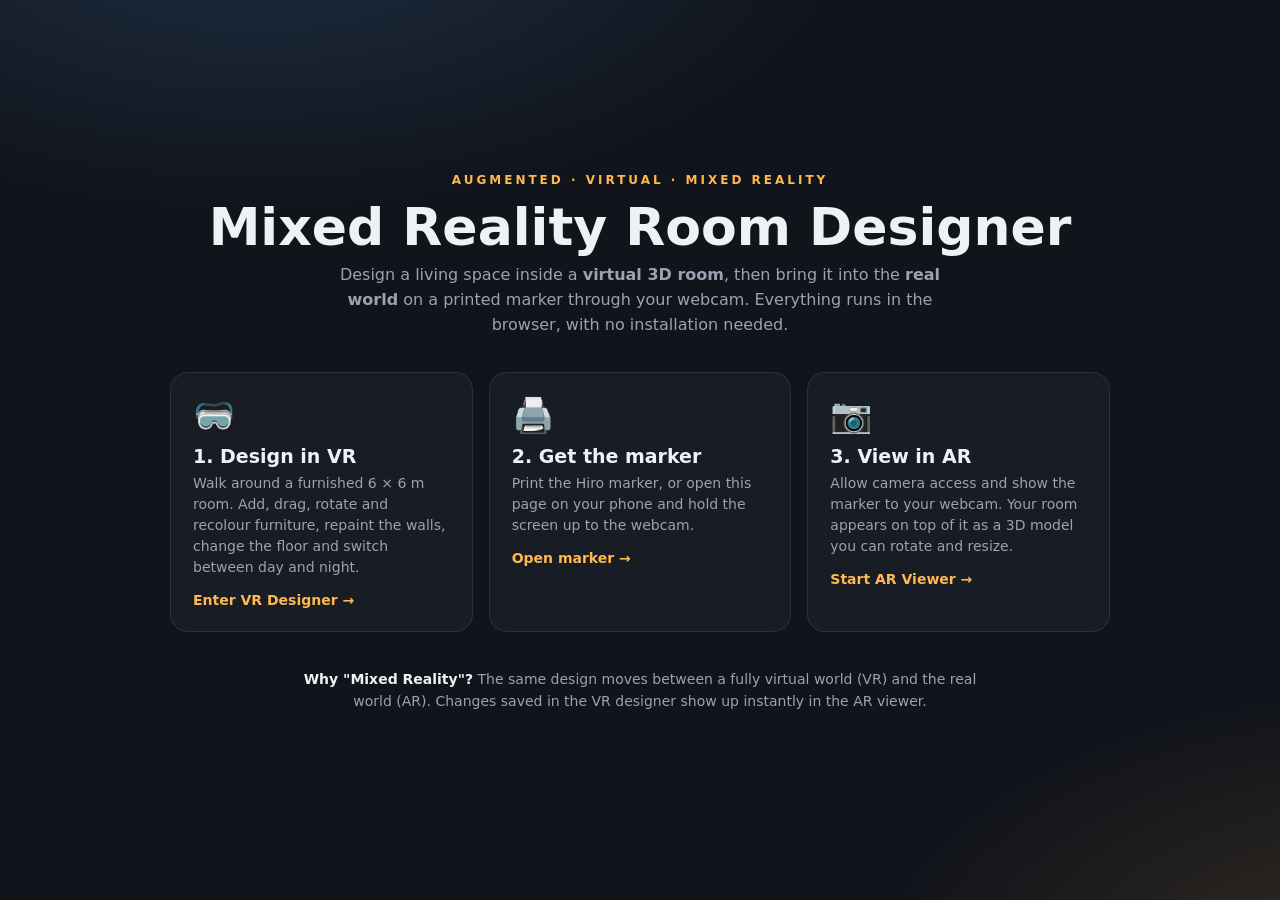
<file: index.html>
<!DOCTYPE html>
<html lang="en">
<head>
  <meta charset="utf-8">
  <title>Mixed Reality Room Designer</title>
  <meta name="viewport" content="width=device-width, initial-scale=1">
  <meta name="description" content="Design a room in Virtual Reality, then place it in the real world with Augmented Reality – in the browser.">
  <link rel="stylesheet" href="css/style.css">
</head>
<body>
  <main class="landing">
    <div class="tag">Augmented · Virtual · Mixed Reality</div>
    <h1>Mixed Reality Room Designer</h1>
    <p class="sub">
      Design a living space inside a <b>virtual 3D room</b>, then bring it into the
      <b>real world</b> on a printed marker through your webcam. Everything runs in the browser,
      with no installation needed.
    </p>

    <div class="cards">
      <a class="mode" href="vr.html">
        <div class="big">🥽</div>
        <h2>1. Design in VR</h2>
        <p>Walk around a furnished 6 × 6 m room. Add, drag, rotate and recolour furniture, repaint the walls, change the floor and switch between day and night.</p>
        <span class="go">Enter VR Designer →</span>
      </a>
      <a class="mode" href="marker.html">
        <div class="big">🖨️</div>
        <h2>2. Get the marker</h2>
        <p>Print the Hiro marker, or open this page on your phone and hold the screen up to the webcam.</p>
        <span class="go">Open marker →</span>
      </a>
      <a class="mode" href="ar.html">
        <div class="big">📷</div>
        <h2>3. View in AR</h2>
        <p>Allow camera access and show the marker to your webcam. Your room appears on top of it as a 3D model you can rotate and resize.</p>
        <span class="go">Start AR Viewer →</span>
      </a>
    </div>

    <p class="flow">
      <b>Why "Mixed Reality"?</b> The same design moves between a fully virtual world (VR) and
      the real world (AR). Changes saved in the VR designer show up instantly in the AR viewer.
    </p>
  </main>
</body>
</html>
</file>
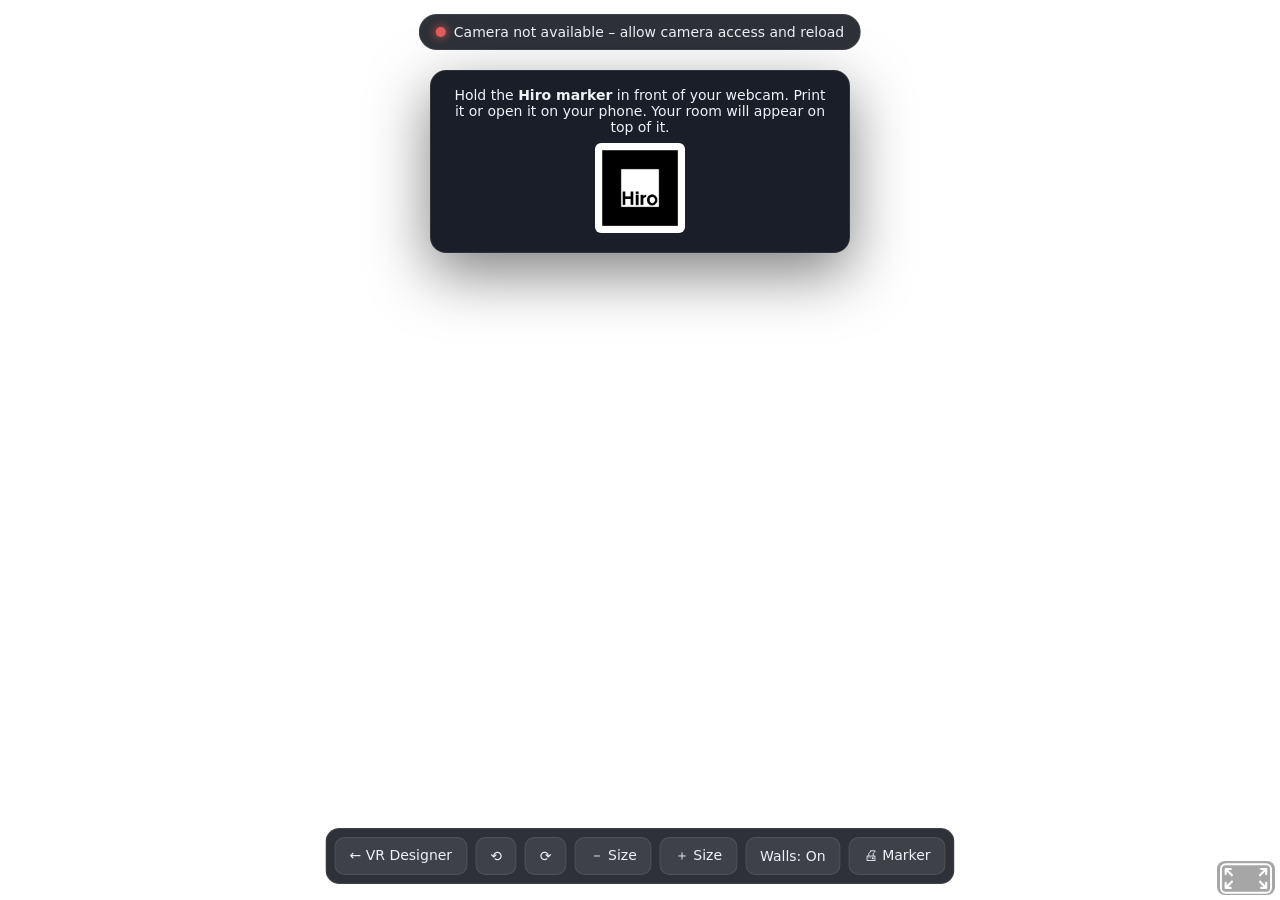
<file: ar.html>
<!DOCTYPE html>
<html lang="en">
<head>
  <meta charset="utf-8">
  <title>AR Viewer – Mixed Reality Room Designer</title>
  <meta name="viewport" content="width=device-width, initial-scale=1">
  <link rel="stylesheet" href="css/style.css">
  <style>
    html, body { overflow: hidden; background: transparent !important; }
    /* AR.js places the webcam <video> behind the 3D canvas */
    video { object-fit: cover; }
  </style>
  <script src="lib/aframe.min.js"></script>
  <script src="lib/aframe-ar.js"></script>
  <script src="js/ar-data.js"></script>
  <script src="js/storage.js"></script>
  <script src="js/furniture.js"></script>
  <script src="js/room.js"></script>
</head>
<body>
  <!-- Overlay UI -->
  <div id="arTop" class="ar-ui">
    <div id="arStatus"><span class="dot"></span><span id="arStatusText">Starting camera…</span></div>
  </div>

  <div id="arHelp" class="ar-ui">
    <div class="card">
      Hold the <b>Hiro marker</b> in front of your webcam. Print it or open it on your phone.
      Your room will appear on top of it.<br>
      <img src="assets/hiro.png" alt="Hiro marker">
    </div>
  </div>

  <div id="arBottom" class="ar-ui">
    <a href="vr.html">← VR Designer</a>
    <button id="rotL">⟲</button>
    <button id="rotR">⟳</button>
    <button id="smaller">－ Size</button>
    <button id="bigger">＋ Size</button>
    <button id="wallsBtn">Walls: On</button>
    <a href="marker.html" target="_blank">🖨 Marker</a>
  </div>

  <script src="js/ar.js"></script>
</body>
</html>
</file>
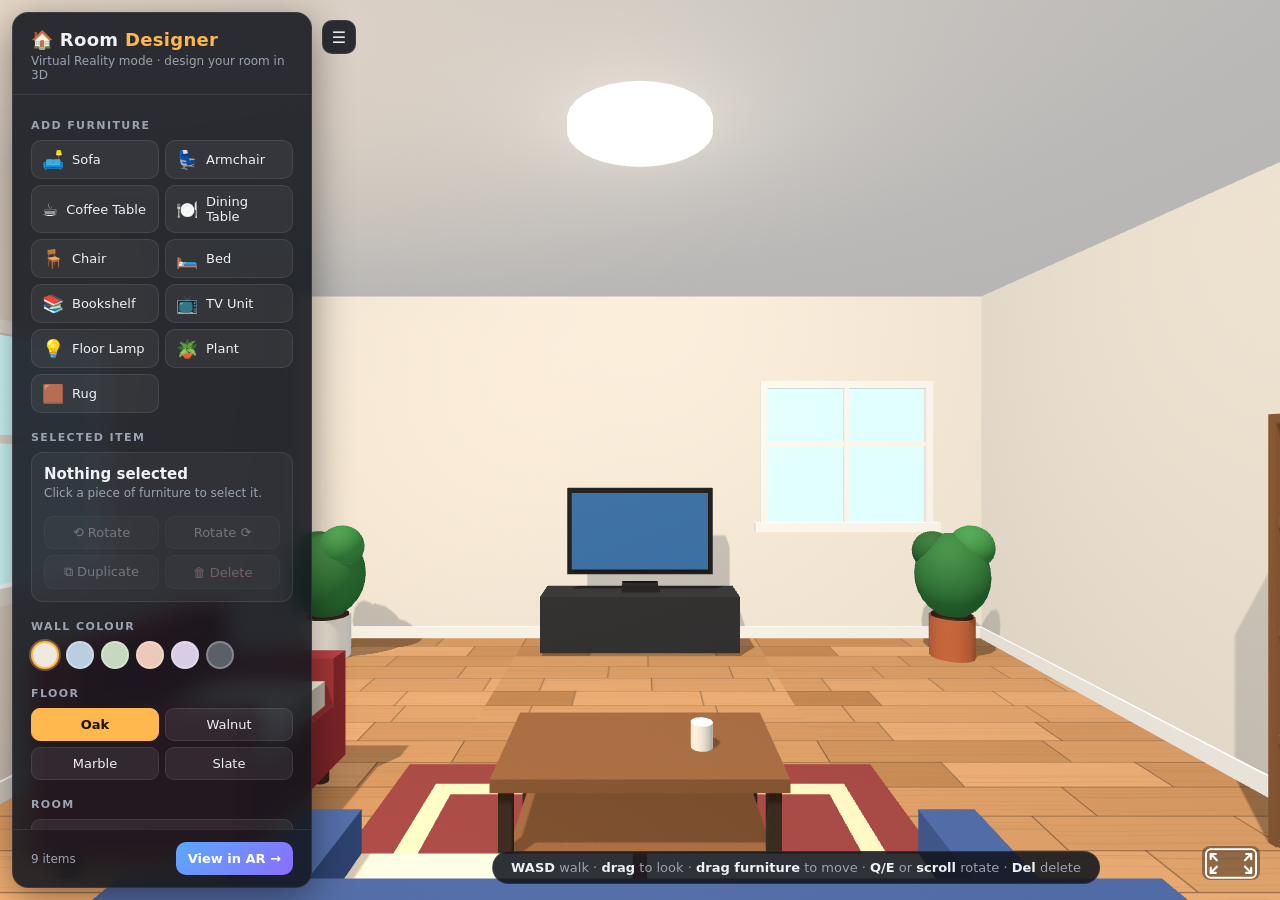
<file: vr.html>
<!DOCTYPE html>
<html lang="en">
<head>
  <meta charset="utf-8">
  <title>VR Designer – Mixed Reality Room Designer</title>
  <meta name="viewport" content="width=device-width, initial-scale=1">
  <link rel="stylesheet" href="css/style.css">
  <script src="lib/aframe.min.js"></script>
  <script src="js/storage.js"></script>
  <script src="js/furniture.js"></script>
  <script src="js/room.js"></script>
</head>
<body>
  <div id="loading">Loading the virtual room…</div>

  <!-- ===================== 3D / VR scene ===================== -->
  <a-scene id="scene"
           renderer="antialias: true; colorManagement: true; highRefreshRate: true"
           shadow="type: pcfsoft"
           background="color: #1b2030"
           loading-screen="enabled: false"
           vr-mode-ui="enabled: true">

    <a-entity id="ambient" light="type: ambient; color: #ffffff; intensity: 0.3"></a-entity>
    <a-entity id="hemi" light="type: hemisphere; color: #ffffff; groundColor: #8a7a6a; intensity: 0.3"></a-entity>
    <a-entity id="sun" position="-2 6 3"
              light="type: directional; color: #fff3e0; intensity: 0.9; castShadow: true;
                     shadowMapWidth: 2048; shadowMapHeight: 2048; shadowBias: -0.0005;
                     shadowCameraLeft: -4; shadowCameraRight: 4; shadowCameraTop: 4; shadowCameraBottom: -4;
                     shadowCameraNear: 0.5; shadowCameraFar: 20"></a-entity>
    <a-entity id="ceilingLight" position="0 2.8 0" light="type: point; color: #fff6e8; intensity: 0.35; distance: 9; decay: 1"></a-entity>

    <a-entity id="room"></a-entity>
    <a-entity id="furnitureRoot"></a-entity>

    <a-entity id="selRing" rotation="-90 0 0"
              geometry="primitive: ring; radiusInner: 0.45; radiusOuter: 0.5; segmentsTheta: 64"
              material="color: #ffb84d; shader: flat; transparent: true; opacity: 0.9"></a-entity>

    <!-- Player: WASD to walk, drag the mouse to look around -->
    <a-entity id="rig">
      <a-entity id="camera" position="0 1.65 2.7"
                camera="fov: 70"
                look-controls="pointerLockEnabled: false; magicWindowTrackingEnabled: false"
                wasd-controls="acceleration: 22"
                stay-in-room></a-entity>
    </a-entity>
  </a-scene>

  <!-- ===================== Design panel ===================== -->
  <aside id="panel">
    <header>
      <h1>🏠 Room <span>Designer</span></h1>
      <p>Virtual Reality mode · design your room in 3D</p>
    </header>
    <div class="scroll">
      <h2>Add furniture</h2>
      <div id="catalogue"></div>

      <h2>Selected item</h2>
      <div id="selectedPanel" class="disabled">
        <div id="selName">Nothing selected</div>
        <div id="selHint">Click a piece of furniture to select it.</div>
        <div class="swatches" id="itemSwatches"></div>
        <div class="row">
          <button id="rotL" title="Rotate left (Q)">⟲ Rotate</button>
          <button id="rotR" title="Rotate right (E)">Rotate ⟳</button>
        </div>
        <div class="row">
          <button id="dupBtn">⧉ Duplicate</button>
          <button id="delBtn" class="btn danger">🗑 Delete</button>
        </div>
      </div>

      <h2>Wall colour</h2>
      <div class="swatches" id="wallSwatches"></div>

      <h2>Floor</h2>
      <div id="floorButtons"></div>

      <h2>Room</h2>
      <div class="stack">
        <button id="nightBtn" class="btn">🌙  Night mode</button>
        <button id="shotBtn" class="btn">📸  Save screenshot</button>
        <div class="row" style="margin-top:0">
          <button id="sampleBtn">✨ Sample room</button>
          <button id="clearBtn" class="btn danger">Clear all</button>
        </div>
        <button id="helpBtn" class="btn">❔  Controls</button>
      </div>
    </div>
    <footer>
      <span id="itemCount">0 items</span>
      <a class="ar-link" href="ar.html">View in AR →</a>
    </footer>
  </aside>
  <button id="panelToggle" title="Show / hide panel">☰</button>

  <div id="hint"><b>WASD</b> walk · <b>drag</b> to look · <b>drag furniture</b> to move · <b>Q/E</b> or <b>scroll</b> rotate · <b>Del</b> delete</div>
  <div id="toast"></div>

  <div id="help" class="hidden">
    <div class="card">
      <h3>Controls</h3>
      <table>
        <tr><td><kbd>W</kbd> <kbd>A</kbd> <kbd>S</kbd> <kbd>D</kbd></td><td>Walk around the room</td></tr>
        <tr><td>Drag empty space</td><td>Look around</td></tr>
        <tr><td>Click furniture</td><td>Select it</td></tr>
        <tr><td>Drag furniture</td><td>Move it across the floor</td></tr>
        <tr><td><kbd>Q</kbd> / <kbd>E</kbd> or scroll</td><td>Rotate the selected item</td></tr>
        <tr><td><kbd>Delete</kbd></td><td>Delete the selected item</td></tr>
        <tr><td><kbd>N</kbd></td><td>Day / night lighting</td></tr>
        <tr><td><kbd>Esc</kbd></td><td>Deselect</td></tr>
        <tr><td>VR goggles button</td><td>Enter immersive VR on a headset</td></tr>
      </table>
      <p style="color:var(--muted);font-size:13px">Your design saves automatically. Click <b>View in AR</b> to see it on a marker through your webcam.</p>
      <button id="helpClose" class="btn primary" style="width:100%">Got it</button>
    </div>
  </div>

  <script src="js/vr.js"></script>
</body>
</html>
</file>
<file: css/style.css>
/* Mixed Reality Room Designer – shared styles */
:root {
  --bg: #11141b;
  --panel: rgba(18, 21, 29, 0.88);
  --line: rgba(255, 255, 255, 0.09);
  --text: #eef1f6;
  --muted: #9aa3b2;
  --accent: #ffb84d;
  --accent-2: #5aa9ff;
  --danger: #e35d5d;
  --radius: 12px;
  font-family: "Segoe UI", system-ui, -apple-system, Roboto, sans-serif;
}

* { box-sizing: border-box; }
html, body { margin: 0; -webkit-user-select: none; user-select: none; height: 100%; background: var(--bg); color: var(--text); }
button { font: inherit; color: inherit; cursor: pointer; }
a { color: var(--accent-2); }
.hidden { display: none !important; }

/* ---------- Side panel (VR designer) ---------- */
#panel {
  position: fixed; top: 12px; left: 12px; bottom: 12px; width: 300px; z-index: 10;
  background: var(--panel); backdrop-filter: blur(10px);
  border: 1px solid var(--line); border-radius: 16px;
  display: flex; flex-direction: column; overflow: hidden;
  box-shadow: 0 10px 40px rgba(0, 0, 0, 0.45);
  transition: transform 0.25s ease;
}
body.panel-hidden #panel { transform: translateX(-330px); }
#panel header { padding: 16px 18px 12px; border-bottom: 1px solid var(--line); }
#panel header h1 { margin: 0; font-size: 18px; letter-spacing: 0.3px; }
#panel header h1 span { color: var(--accent); }
#panel header p { margin: 4px 0 0; font-size: 12px; color: var(--muted); }
#panel .scroll { overflow-y: auto; padding: 6px 18px 18px; flex: 1; }
#panel h2 {
  font-size: 11px; text-transform: uppercase; letter-spacing: 1.4px; color: var(--muted);
  margin: 18px 0 8px; font-weight: 600;
}

#catalogue { display: grid; grid-template-columns: 1fr 1fr; gap: 6px; }
.cat-btn {
  display: flex; align-items: center; gap: 8px; padding: 8px 10px; font-size: 13px;
  background: rgba(255, 255, 255, 0.05); border: 1px solid var(--line); border-radius: 10px;
  text-align: left; transition: background 0.15s, border-color 0.15s;
}
.cat-btn:hover { background: rgba(255, 184, 77, 0.14); border-color: rgba(255, 184, 77, 0.5); }
.cat-btn .icon { font-size: 18px; }

#selectedPanel { background: rgba(255, 255, 255, 0.04); border: 1px solid var(--line); border-radius: var(--radius); padding: 12px; }
#selectedPanel.disabled .row, #selectedPanel.disabled #itemSwatches { opacity: 0.35; pointer-events: none; }
#selName { font-weight: 600; font-size: 15px; }
#selHint { font-size: 12px; color: var(--muted); margin: 3px 0 10px; }
.row { display: flex; gap: 6px; margin-top: 6px; }
.row button, .pill, .btn {
  flex: 1; padding: 8px 6px; font-size: 13px; border-radius: 9px;
  background: rgba(255, 255, 255, 0.07); border: 1px solid var(--line);
}
.row button:hover, .pill:hover, .btn:hover { background: rgba(255, 255, 255, 0.14); }
.btn.danger { color: #ffb3b3; }
.btn.primary, .pill.active { background: var(--accent); color: #1b1407; border-color: var(--accent); font-weight: 600; }

.swatches { display: flex; flex-wrap: wrap; gap: 7px; margin-top: 4px; }
.swatch {
  width: 28px; height: 28px; border-radius: 50%; border: 2px solid rgba(255, 255, 255, 0.25);
  padding: 0; transition: transform 0.12s;
}
.swatch:hover { transform: scale(1.12); }
.swatch.active { border-color: var(--accent); box-shadow: 0 0 0 2px rgba(255, 184, 77, 0.35); }
#floorButtons { display: grid; grid-template-columns: 1fr 1fr; gap: 6px; }
.stack { display: grid; gap: 6px; }

#panel footer {
  padding: 12px 18px; border-top: 1px solid var(--line); display: flex; gap: 8px; align-items: center;
}
#itemCount { font-size: 12px; color: var(--muted); margin-right: auto; }
.ar-link {
  text-decoration: none; padding: 9px 12px; border-radius: 10px; font-weight: 600; font-size: 13px;
  background: linear-gradient(135deg, #5aa9ff, #8b6dff); color: #fff;
}

#panelToggle {
  position: fixed; top: 20px; left: 322px; z-index: 11; width: 34px; height: 34px; border-radius: 10px;
  background: var(--panel); border: 1px solid var(--line); transition: left 0.25s ease;
}
body.panel-hidden #panelToggle { left: 12px; }

/* ---------- Hint bar, toast, help ---------- */
#hint {
  position: fixed; bottom: 16px; left: 50%; transform: translateX(-50%); z-index: 9;
  background: var(--panel); border: 1px solid var(--line); border-radius: 999px;
  padding: 8px 18px; font-size: 13px; color: var(--muted); white-space: nowrap; margin-left: 156px;
}
body.panel-hidden #hint { margin-left: 0; }
#hint b { color: var(--text); font-weight: 600; }
#toast {
  position: fixed; top: 20px; left: 50%; transform: translate(-50%, -20px); opacity: 0; z-index: 20;
  background: var(--accent); color: #1b1407; font-weight: 600; padding: 8px 16px; border-radius: 999px;
  transition: all 0.25s ease; pointer-events: none; margin-left: 156px;
}
#toast.show { opacity: 1; transform: translate(-50%, 0); }
#help, #loading {
  position: fixed; inset: 0; z-index: 30; display: flex; align-items: center; justify-content: center;
  background: rgba(5, 7, 12, 0.7);
}
#loading { background: var(--bg); font-size: 15px; color: var(--muted); }
.card {
  background: #1a1e28; border: 1px solid var(--line); border-radius: 16px; padding: 24px 28px; max-width: 480px;
  box-shadow: 0 20px 60px rgba(0, 0, 0, 0.5);
}
.card h3 { margin-top: 0; }
.card table { width: 100%; border-collapse: collapse; font-size: 14px; }
.card td { padding: 6px 4px; border-bottom: 1px solid var(--line); }
.card td:first-child { color: var(--accent); font-weight: 600; white-space: nowrap; width: 40%; }
kbd {
  background: rgba(255, 255, 255, 0.1); border: 1px solid var(--line); border-radius: 5px;
  padding: 1px 6px; font-size: 12px; font-family: inherit;
}

/* ---------- AR viewer ---------- */
.ar-ui { position: fixed; z-index: 20; }
#arTop {
  top: 14px; left: 50%; transform: translateX(-50%); display: flex; gap: 10px; align-items: center;
}
#arStatus {
  background: var(--panel); border: 1px solid var(--line); border-radius: 999px; padding: 9px 16px; font-size: 14px;
  display: flex; align-items: center; gap: 8px;
}
#arStatus .dot { width: 10px; height: 10px; border-radius: 50%; background: var(--danger); box-shadow: 0 0 8px var(--danger); }
#arStatus.found .dot { background: #4cd97b; box-shadow: 0 0 8px #4cd97b; }
#arBottom {
  bottom: 16px; left: 50%; transform: translateX(-50%); display: flex; gap: 8px; flex-wrap: wrap; justify-content: center;
  background: var(--panel); border: 1px solid var(--line); border-radius: 14px; padding: 8px;
}
#arBottom button, #arBottom a {
  padding: 9px 14px; border-radius: 10px; background: rgba(255, 255, 255, 0.08); border: 1px solid var(--line);
  font-size: 14px; text-decoration: none; color: var(--text);
}
#arBottom button:hover, #arBottom a:hover { background: rgba(255, 255, 255, 0.16); }
#arHelp { top: 70px; left: 50%; transform: translateX(-50%); max-width: 420px; text-align: center; }
#arHelp .card { padding: 16px 20px; font-size: 14px; }
#arHelp img { width: 90px; border-radius: 6px; background: #fff; padding: 4px; margin-top: 8px; }

/* ---------- Landing page ---------- */
.landing {
  min-height: 100%; display: flex; flex-direction: column; align-items: center; justify-content: center; padding: 40px 20px;
  background:
    radial-gradient(1000px 500px at 20% -10%, rgba(90, 169, 255, 0.18), transparent 60%),
    radial-gradient(900px 500px at 110% 110%, rgba(255, 184, 77, 0.16), transparent 60%), var(--bg);
}
.landing .tag { color: var(--accent); letter-spacing: 3px; font-size: 12px; text-transform: uppercase; font-weight: 600; }
.landing h1 { font-size: clamp(30px, 5vw, 52px); margin: 10px 0 6px; text-align: center; }
.landing .sub { color: var(--muted); max-width: 640px; text-align: center; line-height: 1.55; margin: 0 0 34px; }
.cards { display: grid; grid-template-columns: repeat(auto-fit, minmax(240px, 1fr)); gap: 16px; width: 100%; max-width: 940px; }
.mode {
  display: block; text-decoration: none; color: var(--text); background: #181c25; border: 1px solid var(--line);
  border-radius: 18px; padding: 22px; transition: transform 0.15s, border-color 0.15s;
}
.mode:hover { transform: translateY(-3px); border-color: rgba(255, 184, 77, 0.55); }
.mode .big { font-size: 34px; }
.mode h2 { margin: 10px 0 6px; font-size: 19px; }
.mode p { margin: 0; color: var(--muted); font-size: 14px; line-height: 1.5; }
.mode .go { display: inline-block; margin-top: 14px; color: var(--accent); font-weight: 600; font-size: 14px; }
.flow { margin-top: 36px; color: var(--muted); font-size: 14px; text-align: center; max-width: 700px; line-height: 1.6; }
.flow b { color: var(--text); }

/* ---------- Printable marker page ---------- */
.marker-page { background: #fff; color: #111; text-align: center; padding: 30px; min-height: 100%; }
.marker-page img { width: 12cm; height: 12cm; display: block; margin: 20px auto; }
.marker-page .noprint button { padding: 10px 18px; border-radius: 10px; border: 1px solid #ccc; background: #f3f3f3; margin: 4px; }
@media print { .noprint { display: none; } .marker-page { padding: 0; } }
</file>
